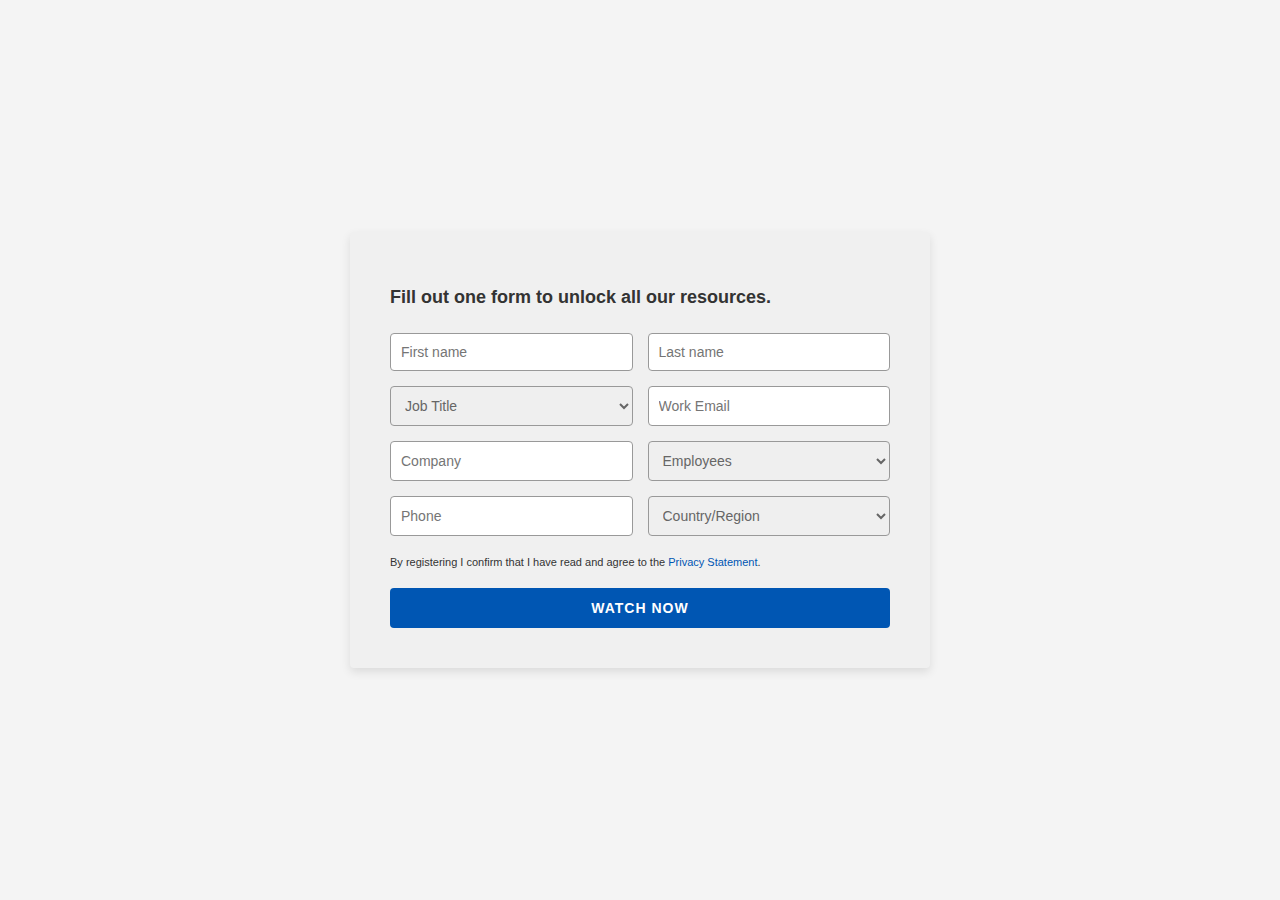
<file: src/demo.html>
<!DOCTYPE html>
<html lang="en">
<head>
    <meta charset="UTF-8">
    <meta name="viewport" content="width=device-width, initial-scale=1.0">
    <title>Registration Form</title>
    <style>
        /* Basic page setup */
        body {
            font-family: Arial, sans-serif;
            background-color: #f4f4f4;
            display: flex;
            justify-content: center;
            align-items: center;
            height: 100vh;
            margin: 0;
        }

        /* The container/box */
        .form-container {
            background-color: #f0f0f0;
            padding: 40px;
            width: 500px;
            border-radius: 4px;
            box-shadow: 0 4px 10px rgba(0,0,0,0.1);
        }

        h2 {
            font-size: 18px;
            margin-bottom: 25px;
            color: #333;
        }

        /* Grid layout for two columns */
        .grid-container {
            display: grid;
            grid-template-columns: 1fr 1fr;
            gap: 15px;
        }

        /* Styling the inputs and selects */
        input, select {
            width: 100%;
            padding: 10px;
            border: 1px solid #999;
            border-radius: 4px;
            box-sizing: border-box; /* Ensures padding doesn't affect width */
            font-size: 14px;
            color: #666;
        }

        /* Privacy text */
        .privacy-text {
            font-size: 11px;
            color: #333;
            margin: 20px 0;
        }

        .privacy-text a {
            color: #0056b3;
            text-decoration: none;
        }

        /* The blue button */
        .btn-submit {
            width: 100%;
            background-color: #0056b3;
            color: white;
            padding: 12px;
            border: none;
            border-radius: 4px;
            font-weight: bold;
            font-size: 14px;
            cursor: pointer;
            letter-spacing: 1px;
        }

        .btn-submit:hover {
            background-color: #004494;
        }
    </style>
</head>
<body>

    <div class="form-container">
        <h2>Fill out one form to unlock all our resources.</h2>
        
        <form>
            <div class="grid-container">
                <input type="text" placeholder="First name">
                <input type="text" placeholder="Last name">
                
                <select>
                    <option value="" disabled selected>Job Title</option>
                    <option value="manager">Manager</option>
                    <option value="developer">Developer</option>
                </select>
                <input type="email" placeholder="Work Email">
                
                <input type="text" placeholder="Company">
                <select>
                    <option value="" disabled selected>Employees</option>
                    <option value="1-10">1-10</option>
                    <option value="11-50">11-50</option>
                </select>
                
                <input type="tel" placeholder="Phone">
                <select>
                    <option value="" disabled selected>Country/Region</option>
                    <option value="us">United States</option>
                    <option value="uk">United Kingdom</option>
                </select>
            </div>

            <p class="privacy-text">
                By registering I confirm that I have read and agree to the <a href="#">Privacy Statement</a>.
            </p>

            <button type="submit" class="btn-submit">WATCH NOW</button>
        </form>
    </div>

</body>
</html>
</file>
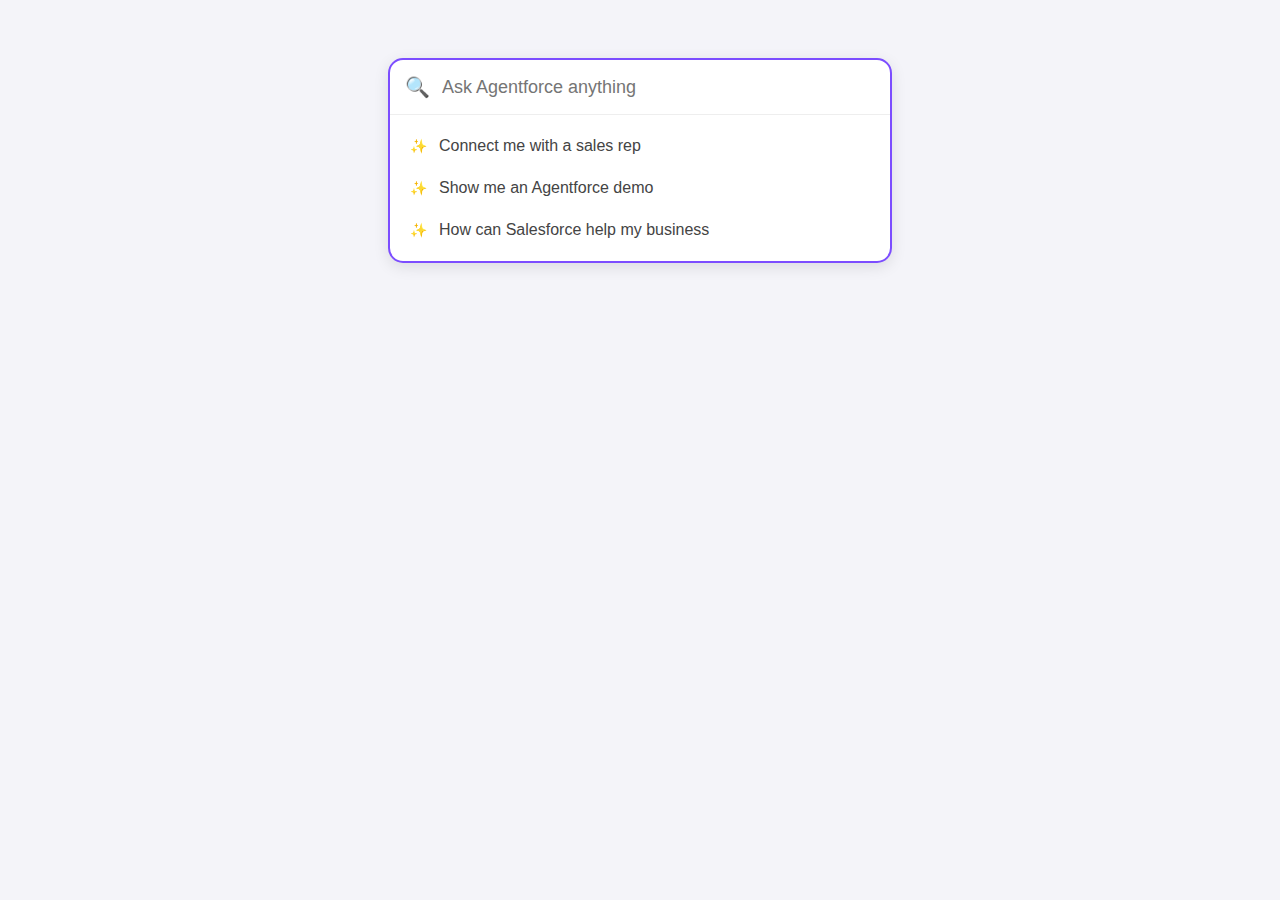
<file: src/search.html>
<!DOCTYPE html>
<html lang="en">
<head>
    <meta charset="UTF-8">
    <meta name="viewport" content="width=device-width, initial-scale=1.0">
    <title>Agentforce Search Box</title>
    <style>
        /* 1. Basic Page Styling */
        body {
            font-family: 'Segoe UI', Tahoma, Geneva, Verdana, sans-serif;
            background-color: #f4f4f9;
            display: flex;
            justify-content: center;
            padding-top: 50px;
        }

        /* 2. Main Container */
        .search-container {
            width: 500px;
            background: white;
            border: 2px solid #7c4dff; /* Purple border from the image */
            border-radius: 15px;
            overflow: hidden; /* Keeps the corners rounded */
            box-shadow: 0 4px 15px rgba(0,0,0,0.1);
        }

        /* 3. The Input Section */
        .search-header {
            display: flex;
            align-items: center;
            padding: 15px;
            border-bottom: 1px solid #eee;
        }

        .search-icon {
            color: #7c4dff;
            font-size: 20px;
            margin-right: 10px;
        }

        input {
            border: none;
            outline: none;
            font-size: 18px;
            width: 100%;
            color: #333;
        }

        /* 4. The Dropdown List */
        .suggestions-list {
            list-style: none;
            margin: 0;
            padding: 10px 0;
        }

        .suggestion-item {
            padding: 12px 20px;
            display: flex;
            align-items: center;
            cursor: pointer;
            transition: background 0.2s;
            color: #444;
            font-size: 16px;
        }

        /* Hover effect for items */
        .suggestion-item:hover {
            background-color: #f0f0ff;
        }

        /* The sparkle icon style */
        .sparkle {
            margin-right: 12px;
            color: #666;
            font-size: 14px;
        }
    </style>
</head>
<body>

    <div class="search-container">
        <div class="search-header">
            <span class="search-icon">🔍</span>
            <input type="text" placeholder="Ask Agentforce anything">
        </div>

        <ul class="suggestions-list">
            <li class="suggestion-item">
                <span class="sparkle">✨</span> Connect me with a sales rep
            </li>
            <li class="suggestion-item">
                <span class="sparkle">✨</span> Show me an Agentforce demo
            </li>
            <li class="suggestion-item">
                <span class="sparkle">✨</span> How can Salesforce help my business
            </li>
        </ul>
    </div>

</body>
</html>
</file>
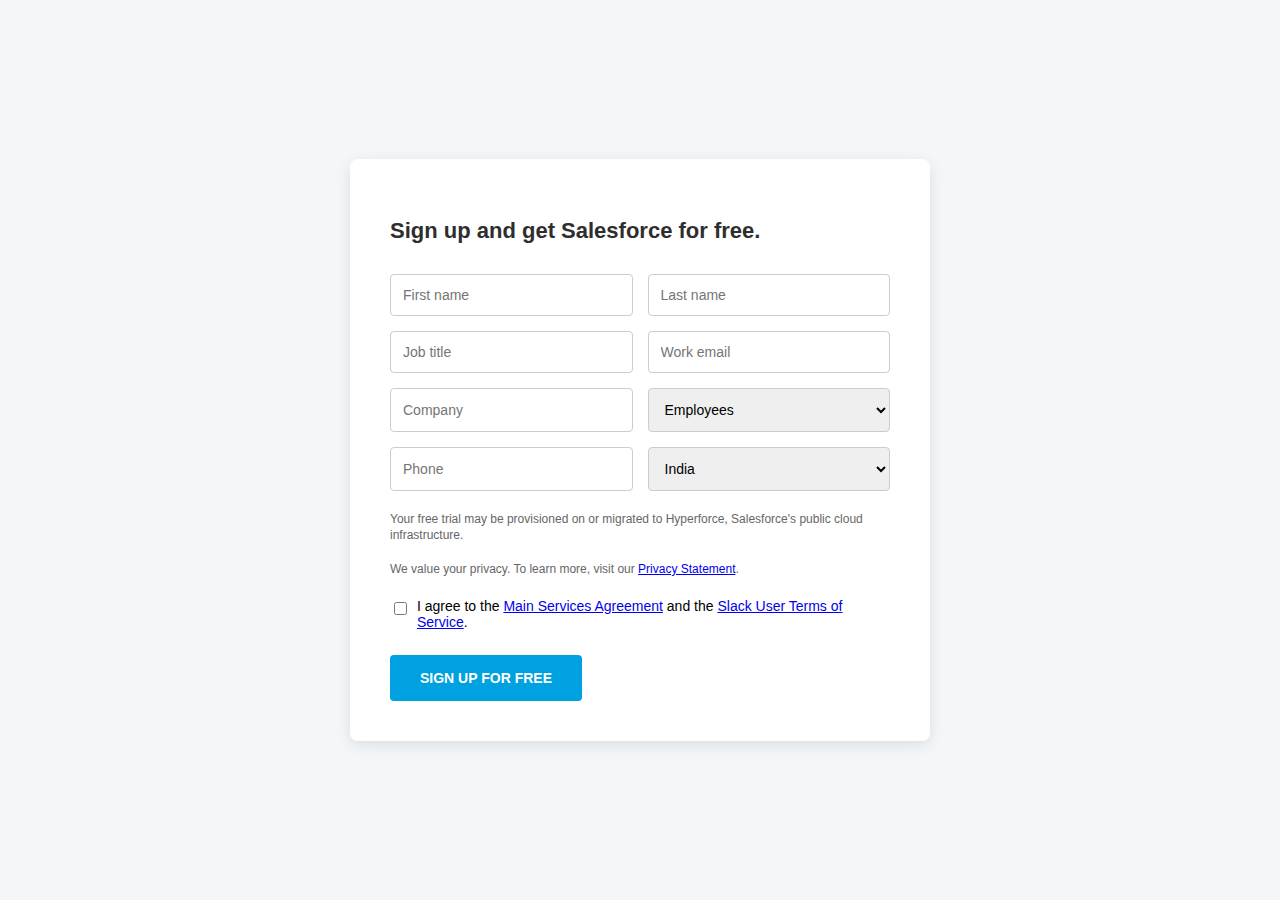
<file: src/start.html>
<!DOCTYPE html>
<html lang="en">
<head>
    <meta charset="UTF-8">
    <meta name="viewport" content="width=device-width, initial-scale=1.0">
    <title>Salesforce Signup Clone</title>
    <style>
        /* 1. Basic Page Setup */
        body {
            font-family: Arial, sans-serif;
            background-color: #f4f7f9;
            display: flex;
            justify-content: center;
            align-items: center;
            height: 100vh;
            margin: 0;
        }

        /* 2. The White Form Container */
        .form-container {
            background-color: white;
            padding: 40px;
            border-radius: 8px;
            box-shadow: 0 4px 15px rgba(0,0,0,0.1);
            width: 500px;
        }

        h2 {
            color: #2e2e2e;
            font-size: 22px;
            margin-bottom: 30px;
        }

        /* 3. Grid Layout for two columns */
        .input-group {
            display: grid;
            grid-template-columns: 1fr 1fr; /* Two equal columns */
            gap: 15px; /* Space between inputs */
            margin-bottom: 15px;
        }

        /* 4. Styling Input Fields & Select Boxes */
        input, select {
            width: 100%;
            padding: 12px;
            border: 1px solid #ccc;
            border-radius: 4px;
            box-sizing: border-box; /* Keeps padding inside the width */
            font-size: 14px;
        }

        .full-width {
            grid-column: span 2; /* Makes an input take both columns */
        }

        /* 5. Text and Links */
        .notice {
            font-size: 12px;
            color: #666;
            margin: 20px 0;
            line-height: 1.4;
        }

        .checkbox-section {
            display: flex;
            align-items: flex-start;
            font-size: 14px;
            margin-bottom: 25px;
        }

        .checkbox-section input {
            width: auto;
            margin-right: 10px;
            margin-top: 4px;
        }

        /* 6. The Blue Button */
        .signup-btn {
            background-color: #00a1e0;
            color: white;
            border: none;
            padding: 15px 30px;
            border-radius: 4px;
            font-weight: bold;
            cursor: pointer;
            font-size: 14px;
        }

        .signup-btn:hover {
            background-color: #0077b5;
        }
    </style>
</head>
<body>

    <div class="form-container">
        <h2>Sign up and get Salesforce for free.</h2>

        <form>
            <div class="input-group">
                <input type="text" placeholder="First name">
                <input type="text" placeholder="Last name">
            </div>

            <div class="input-group">
                <input type="text" placeholder="Job title">
                <input type="email" placeholder="Work email">
            </div>

            <div class="input-group">
                <input type="text" placeholder="Company">
                <select>
                    <option value="" disabled selected>Employees</option>
                    <option value="1-20">1 - 20 employees</option>
                    <option value="21-200">21 - 200 employees</option>
                </select>
            </div>

            <div class="input-group">
                <input type="tel" placeholder="Phone">
                <select>
                    <option value="India">India</option>
                    <option value="USA">United States</option>
                    <option value="UK">United Kingdom</option>
                </select>
            </div>

            <p class="notice">
                Your free trial may be provisioned on or migrated to Hyperforce, Salesforce's public cloud infrastructure.
                <br><br>
                We value your privacy. To learn more, visit our <a href="#">Privacy Statement</a>.
            </p>

            <div class="checkbox-section">
                <input type="checkbox" id="agree">
                <label for="agree">
                    I agree to the <a href="#">Main Services Agreement</a> and the <a href="#">Slack User Terms of Service</a>.
                </label>
            </div>

            <button type="submit" class="signup-btn">SIGN UP FOR FREE</button>
        </form>
    </div>

</body>
</html>
</file>
